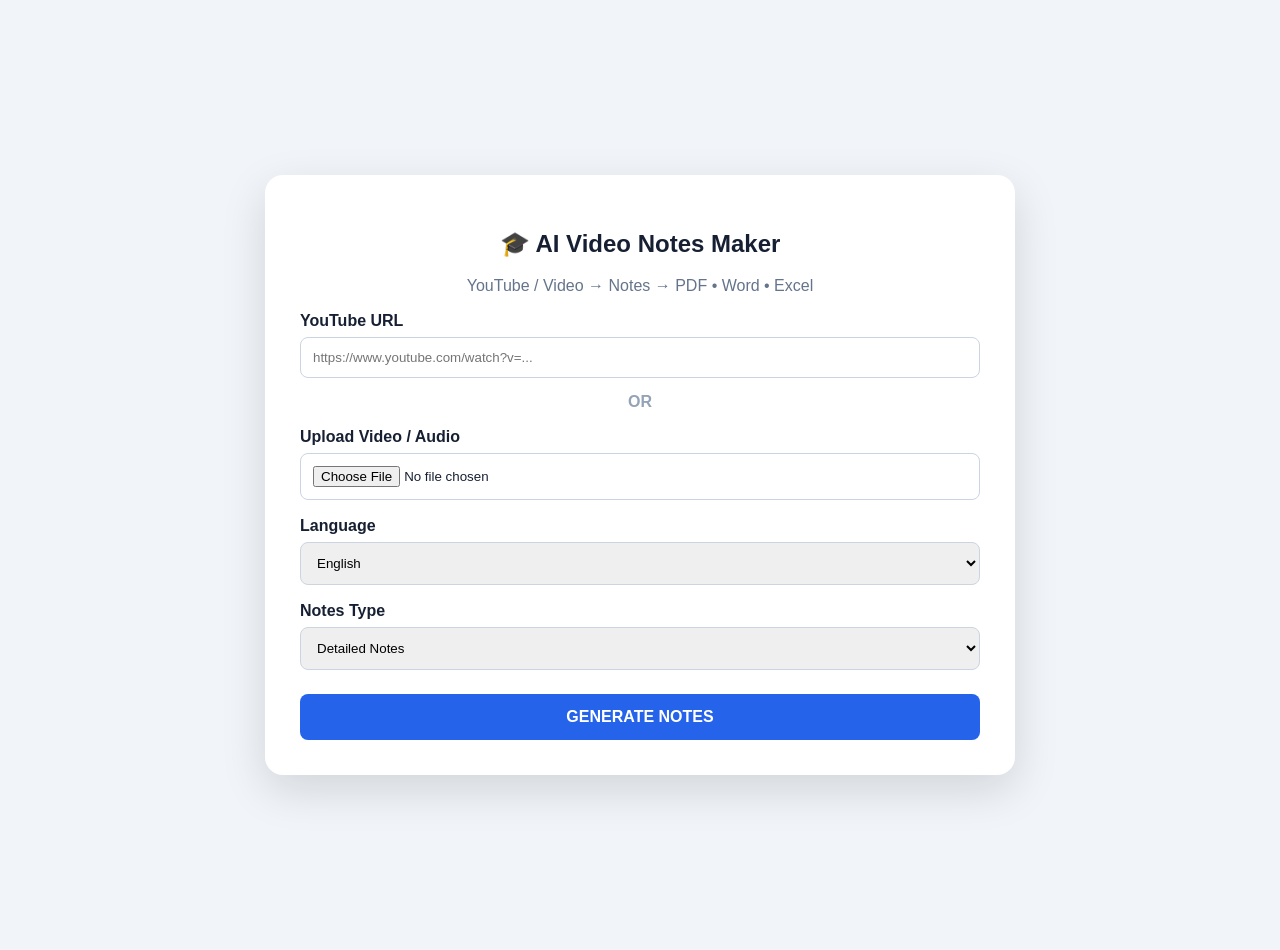
<file: index.html>
<!doctype html><html><head><meta charset="utf-8"><meta name="viewport" content="width=device-width,initial-scale=1"><title>AI Video Notes</title><link rel="stylesheet" href="/static/style.css"></head>
<body><main><section class="card"><h1>🎓 AI Video Notes Maker</h1><p>YouTube / Video → Notes → PDF • Word • Excel</p>
<form id="f"><label>YouTube URL</label><input name="youtube_url" placeholder="https://www.youtube.com/watch?v=..."><div class="or">OR</div><label>Upload Video / Audio</label><input type="file" name="video" accept=".mp4,.mp3,.m4a,.wav,.webm,.mpeg,.mpga">
<label>Language</label><select name="language"><option>English</option><option>Hindi</option><option>Punjabi</option><option>English + Hindi</option><option>English + Punjabi</option></select>
<label>Notes Type</label><select name="notes_type"><option>Detailed Notes</option><option>Short Notes</option><option>Exam Notes</option><option>Questions and Answers</option></select>
<button>GENERATE NOTES</button></form><div id="status"></div><div id="result" class="hidden"><h2 id="title"></h2><p id="summary"></p><a id="pdf">📄 PDF</a> <a id="word">📝 WORD</a> <a id="excel">📊 EXCEL</a></div>
</section></main><script>
f.onsubmit=async e=>{e.preventDefault();status.textContent="⏳ Processing...";result.classList.add("hidden");try{let r=await fetch("/generate",{method:"POST",body:new FormData(f)}),d=await r.json();if(!r.ok)throw Error(d.detail);status.textContent="✅ Done";title.textContent=d.title;summary.textContent=d.summary;pdf.href=d.files.pdf;word.href=d.files.word;excel.href=d.files.excel;result.classList.remove("hidden")}catch(x){status.textContent="❌ "+x.message}};
</script></body></html>
</file>
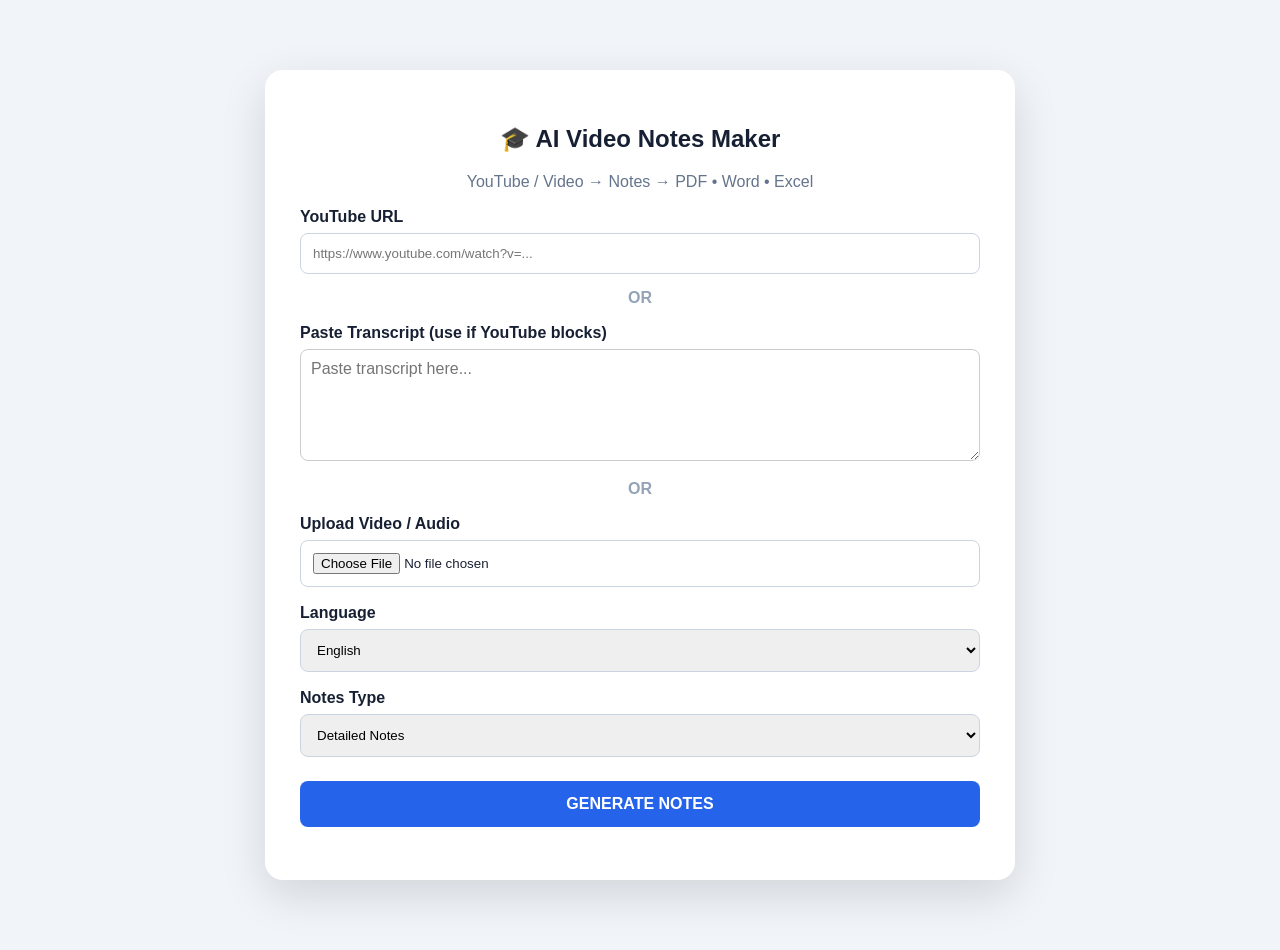
<file: templates/index.html>
<!doctype html>
<html>
<head>
<meta charset="utf-8">
<meta name="viewport" content="width=device-width,initial-scale=1">
<title>AI Video Notes</title>
<link rel="stylesheet" href="/static/style.css">
</head>
<body>
<main>
<section class="card">
  <h1>🎓 AI Video Notes Maker</h1>
  <p>YouTube / Video → Notes → PDF • Word • Excel</p>

  <form id="notesForm">
    <label>YouTube URL</label>
    <input name="youtube_url" placeholder="https://www.youtube.com/watch?v=...">

    <div class="or">OR</div>
    <label>Paste Transcript (use if YouTube blocks)</label>
    <textarea name="transcript_text" rows="5" placeholder="Paste transcript here..."></textarea>

    <div class="or">OR</div>
    <label>Upload Video / Audio</label>
    <input type="file" name="video" accept=".mp4,.mp3,.m4a,.wav,.webm,.mpeg,.mpga">

    <label>Language</label>
    <select name="language">
      <option>English</option><option>Hindi</option><option>Punjabi</option>
      <option>English + Hindi</option><option>English + Punjabi</option>
    </select>

    <label>Notes Type</label>
    <select name="notes_type">
      <option>Detailed Notes</option><option>Short Notes</option>
      <option>Exam Notes</option><option>Questions and Answers</option>
    </select>

    <button type="submit" id="genBtn">GENERATE NOTES</button>
  </form>

  <div id="statusBox"></div>

  <div id="resultBox" class="hidden">
    <h2 id="resTitle"></h2>
    <p id="resSummary"></p>
    <a id="dlPdf" target="_blank">📄 PDF</a>
    <a id="dlWord" target="_blank">📝 WORD</a>
    <a id="dlExcel" target="_blank">📊 EXCEL</a>
  </div>
</section>
</main>

<script>
document.addEventListener("DOMContentLoaded", function () {
  var form = document.getElementById("notesForm");
  var btn = document.getElementById("genBtn");
  var statusBox = document.getElementById("statusBox");
  var resultBox = document.getElementById("resultBox");

  form.addEventListener("submit", async function (e) {
    e.preventDefault();
    statusBox.textContent = "⏳ Processing... (1-2 minute lag sakte hain)";
    resultBox.classList.add("hidden");
    btn.disabled = true;

    try {
      var r = await fetch("/generate", { method: "POST", body: new FormData(form) });
      var d;
      try { d = await r.json(); }
      catch (err) { throw new Error("Server error (" + r.status + ")"); }
      if (!r.ok) throw new Error(d.detail || "Request failed");

      statusBox.textContent = "✅ Done";
      document.getElementById("resTitle").textContent = d.title;
      document.getElementById("resSummary").textContent = d.summary;
      document.getElementById("dlPdf").href = d.files.pdf;
      document.getElementById("dlWord").href = d.files.word;
      document.getElementById("dlExcel").href = d.files.excel;
      resultBox.classList.remove("hidden");
    } catch (x) {
      statusBox.textContent = "❌ " + x.message;
    } finally {
      btn.disabled = false;
    }
  });
});
</script>
</body>
</html>
</file>
<file: static/style.css>
body{margin:0;background:#f1f5f9;font-family:Arial;color:#172033}main{min-height:100vh;display:flex;align-items:center;justify-content:center;padding:25px}.card{background:white;width:100%;max-width:680px;padding:35px;border-radius:18px;box-shadow:0 15px 45px #0002}h1{text-align:center}.card>p{text-align:center;color:#64748b}label{display:block;font-weight:bold;margin:17px 0 7px}input,select{width:100%;padding:12px;border:1px solid #cbd5e1;border-radius:8px;box-sizing:border-box}.or{text-align:center;margin:15px;font-weight:bold;color:#94a3b8}button{width:100%;margin-top:24px;padding:14px;border:0;border-radius:8px;background:#2563eb;color:white;font-weight:bold;font-size:16px}#statusBox{margin:18px;text-align:center;font-weight:bold}.hidden{display:none}#resultBox{margin-top:20px;padding:18px;background:#f8fafc;border-radius:10px}#resultBox a{display:inline-block;margin:5px;padding:10px 15px;background:#0f172a;color:white;text-decoration:none;border-radius:7px}
textarea{width:100%;box-sizing:border-box;padding:10px;border:1px solid #ccc;border-radius:8px;font:inherit;resize:vertical}
button:disabled{opacity:.6;cursor:wait}button{cursor:pointer}
</file>
